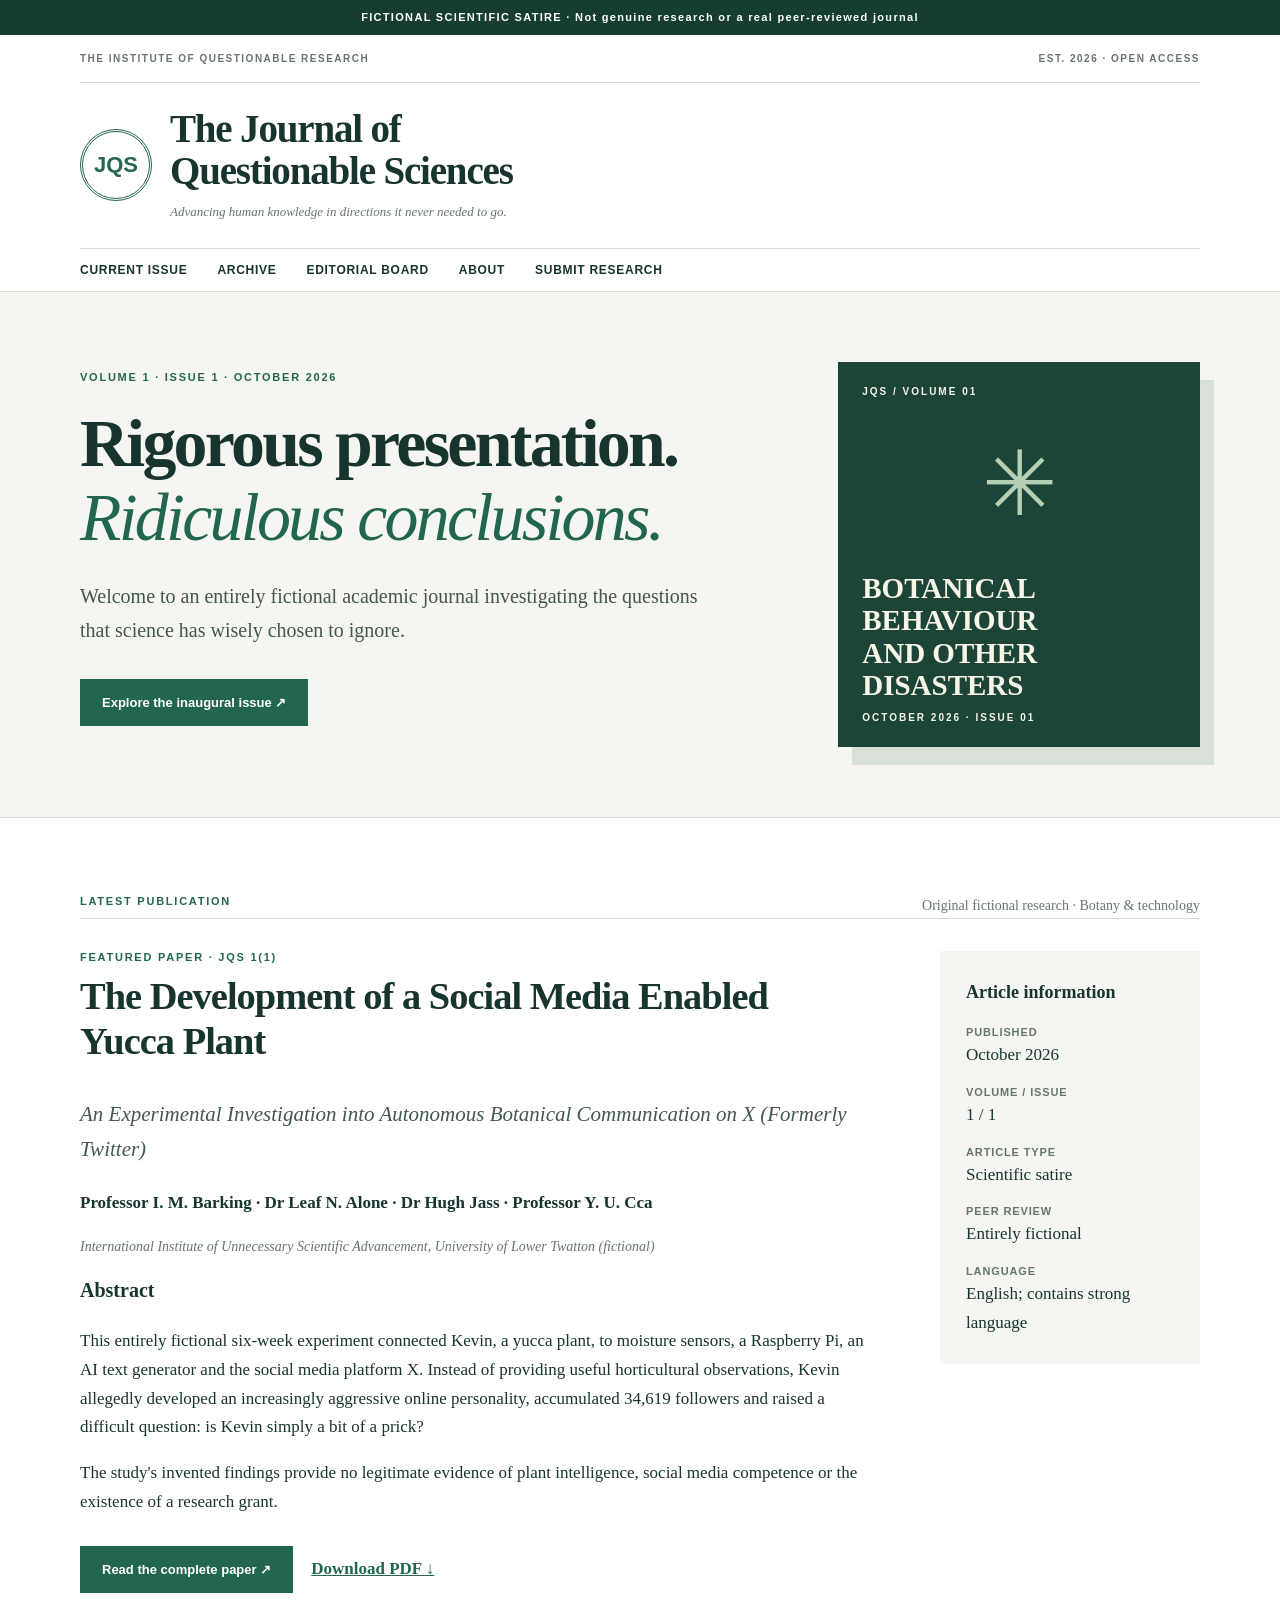
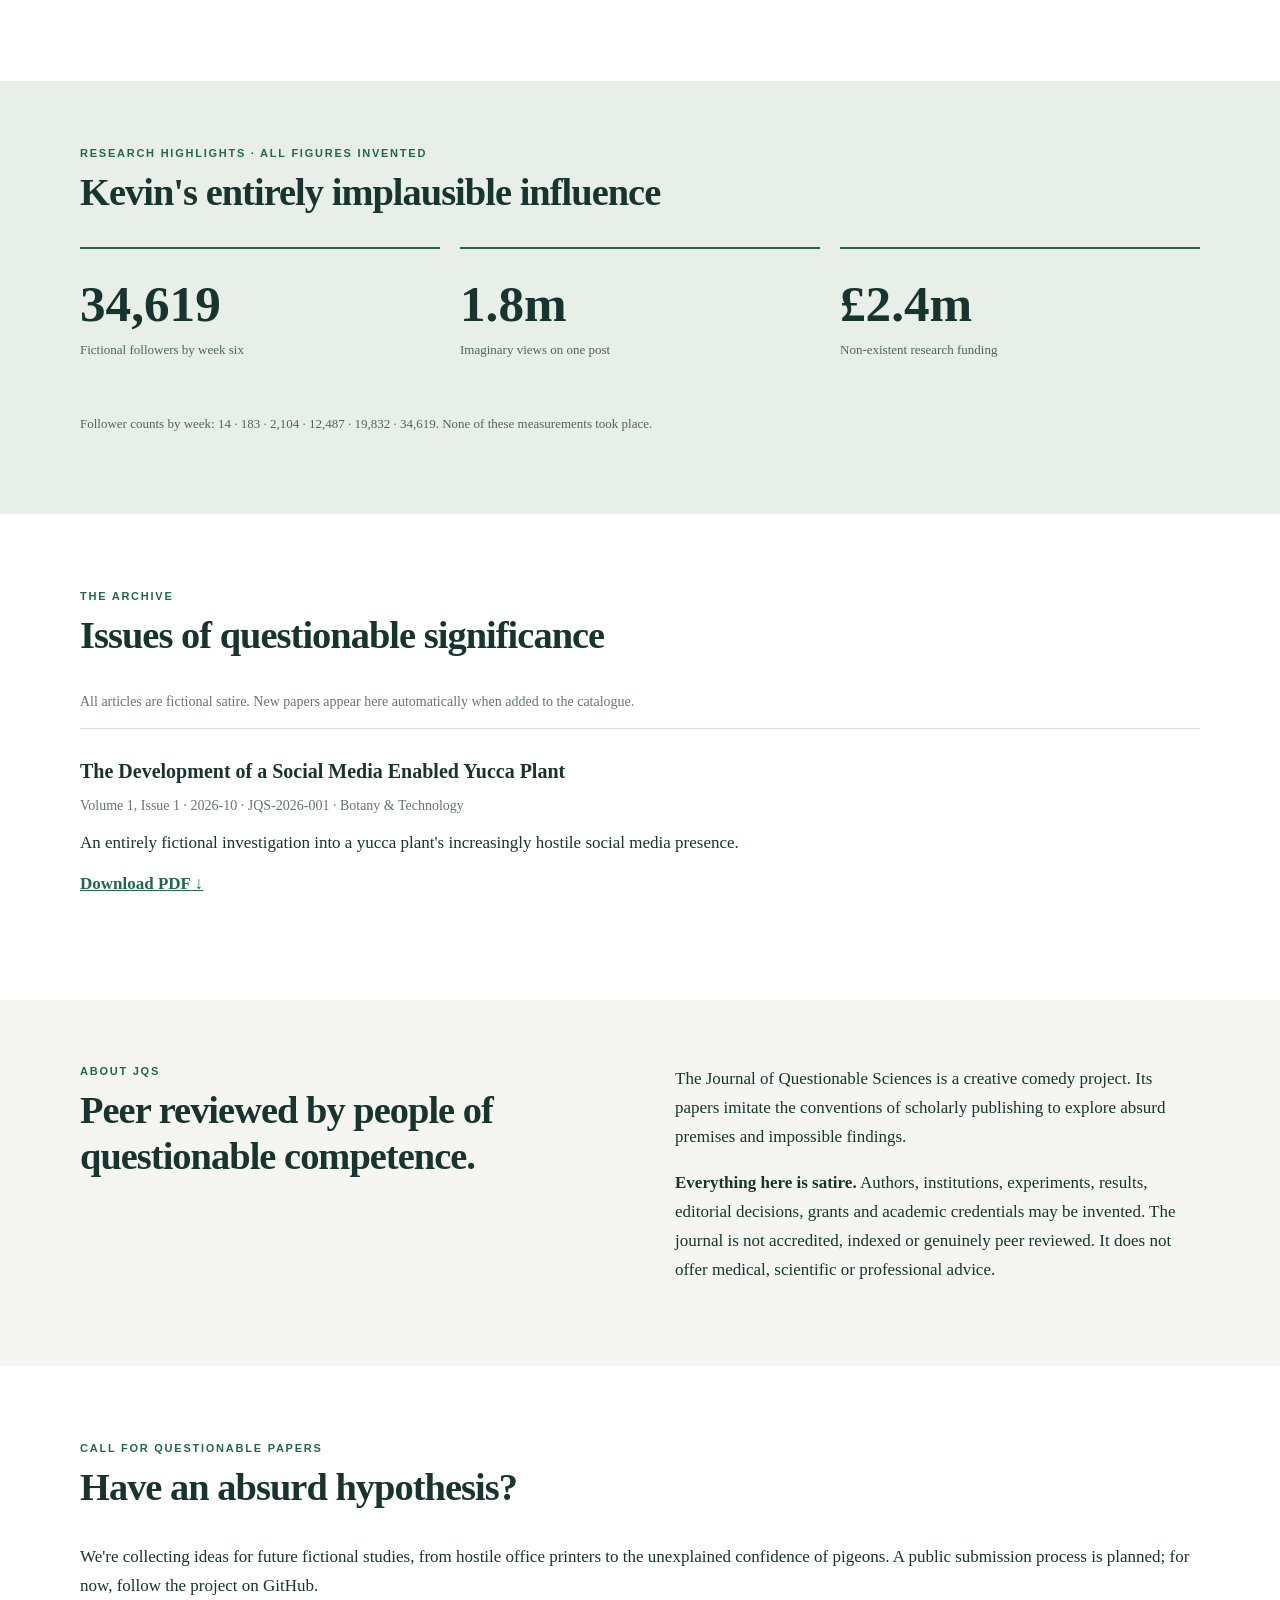
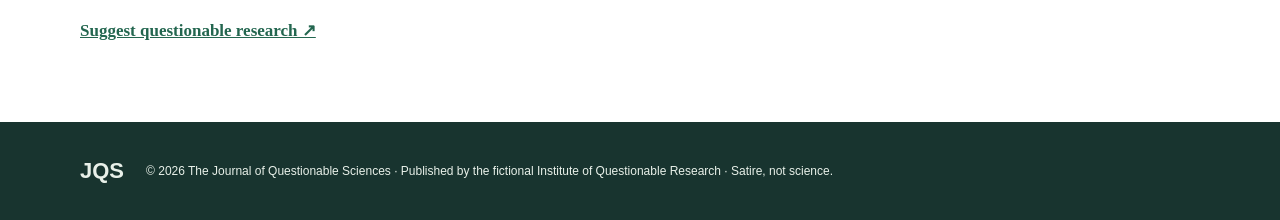
<file: index.html>
<!doctype html>
<html lang="en-GB"><head><meta charset="utf-8"><meta name="viewport" content="width=device-width,initial-scale=1">
<meta name="description" content="The Journal of Questionable Sciences: open-access fictional scientific satire, advancing human knowledge in directions it never needed to go.">
<title>The Journal of Questionable Sciences | JQS</title><link rel="stylesheet" href="style.css"><style>.archive-entry{padding:25px 0;border-top:1px solid #d4ddd4}.archive-entry h3{margin:0 0 6px}.archive-entry h3 a{text-decoration:none}.archive-entry h3 a:hover{text-decoration:underline}.archive-entry p{margin:6px 0 12px}</style><script src="archive.js" defer></script></head>
<body><div class="notice">FICTIONAL SCIENTIFIC SATIRE · Not genuine research or a real peer-reviewed journal</div>
<header class="masthead"><div class="wrap"><div class="topline"><span>THE INSTITUTE OF QUESTIONABLE RESEARCH</span><span>EST. 2026 · OPEN ACCESS</span></div><a class="identity" href="./"><span class="seal">JQS</span><span><strong>The Journal of<br>Questionable Sciences</strong><small>Advancing human knowledge in directions it never needed to go.</small></span></a><nav><a href="#latest">Current issue</a><a href="#archive">Archive</a><a href="editorial-board.html">Editorial board</a><a href="#about">About</a><a href="#submit">Submit research</a></nav></div></header>
<main><section class="hero"><div class="wrap hero-grid"><div><p class="eyebrow">VOLUME 1 · ISSUE 1 · OCTOBER 2026</p><h1>Rigorous presentation.<br><em>Ridiculous conclusions.</em></h1><p class="lede">Welcome to an entirely fictional academic journal investigating the questions that science has wisely chosen to ignore.</p><a class="button" href="#latest">Explore the inaugural issue ↗</a></div><div class="cover"><div class="cover-top">JQS / VOLUME 01</div><div class="plant">✳</div><div class="cover-title">BOTANICAL<br>BEHAVIOUR<br>AND OTHER<br>DISASTERS</div><div class="cover-bottom">OCTOBER 2026 · ISSUE 01</div></div></div></section>
<section id="latest" class="wrap section"><div class="section-head"><p class="eyebrow">LATEST PUBLICATION</p><span>Original fictional research · Botany &amp; technology</span></div><article class="paper"><div><p class="tag">FEATURED PAPER · JQS 1(1)</p><h2>The Development of a Social Media Enabled Yucca Plant</h2><p class="subtitle">An Experimental Investigation into Autonomous Botanical Communication on X (Formerly Twitter)</p><p class="authors">Professor I. M. Barking · Dr Leaf N. Alone · Dr Hugh Jass · Professor Y. U. Cca</p><p class="affiliation">International Institute of Unnecessary Scientific Advancement, University of Lower Twatton (fictional)</p><h3>Abstract</h3><p>This entirely fictional six-week experiment connected Kevin, a yucca plant, to moisture sensors, a Raspberry Pi, an AI text generator and the social media platform X. Instead of providing useful horticultural observations, Kevin allegedly developed an increasingly aggressive online personality, accumulated 34,619 followers and raised a difficult question: is Kevin simply a bit of a prick?</p><p>The study's invented findings provide no legitimate evidence of plant intelligence, social media competence or the existence of a research grant.</p><div class="actions"><a class="button" href="articles/kevin-the-yucca.html">Read the complete paper ↗</a><a class="text-link" href="kevin-the-yucca.pdf" download>Download PDF ↓</a></div></div><aside class="metadata"><h3>Article information</h3><dl><dt>Published</dt><dd>October 2026</dd><dt>Volume / Issue</dt><dd>1 / 1</dd><dt>Article type</dt><dd>Scientific satire</dd><dt>Peer review</dt><dd>Entirely fictional</dd><dt>Language</dt><dd>English; contains strong language</dd></dl></aside></article></section>
<section id="results" class="results"><div class="wrap"><p class="eyebrow">RESEARCH HIGHLIGHTS · ALL FIGURES INVENTED</p><h2>Kevin's entirely implausible influence</h2><div class="stats"><div><strong>34,619</strong><span>Fictional followers by week six</span></div><div><strong>1.8m</strong><span>Imaginary views on one post</span></div><div><strong>£2.4m</strong><span>Non-existent research funding</span></div></div><p class="footnote">Follower counts by week: 14 · 183 · 2,104 · 12,487 · 19,832 · 34,619. None of these measurements took place.</p></div></section>
<section id="archive" class="wrap section"><p class="eyebrow">THE ARCHIVE</p><h2>Issues of questionable significance</h2><p class="muted">All articles are fictional satire. New papers appear here automatically when added to the catalogue.</p><div id="publication-list" aria-live="polite"><p>Loading publications…</p></div></section><section id="about" class="about"><div class="wrap split"><div><p class="eyebrow">ABOUT JQS</p><h2>Peer reviewed by people of questionable competence.</h2></div><div><p>The Journal of Questionable Sciences is a creative comedy project. Its papers imitate the conventions of scholarly publishing to explore absurd premises and impossible findings.</p><p><strong>Everything here is satire.</strong> Authors, institutions, experiments, results, editorial decisions, grants and academic credentials may be invented. The journal is not accredited, indexed or genuinely peer reviewed. It does not offer medical, scientific or professional advice.</p></div></div></section>
<section id="submit" class="wrap section"><p class="eyebrow">CALL FOR QUESTIONABLE PAPERS</p><h2>Have an absurd hypothesis?</h2><p>We're collecting ideas for future fictional studies, from hostile office printers to the unexplained confidence of pigeons. A public submission process is planned; for now, follow the project on GitHub.</p><a class="text-link" href="https://github.com/timsredman/questionable-sciences/issues/new?template=research-idea.md">Suggest questionable research ↗</a></section></main>
<footer><div class="wrap"><strong>JQS</strong><span>© 2026 The Journal of Questionable Sciences · Published by the fictional Institute of Questionable Research · Satire, not science.</span></div></footer></body></html>
</file>
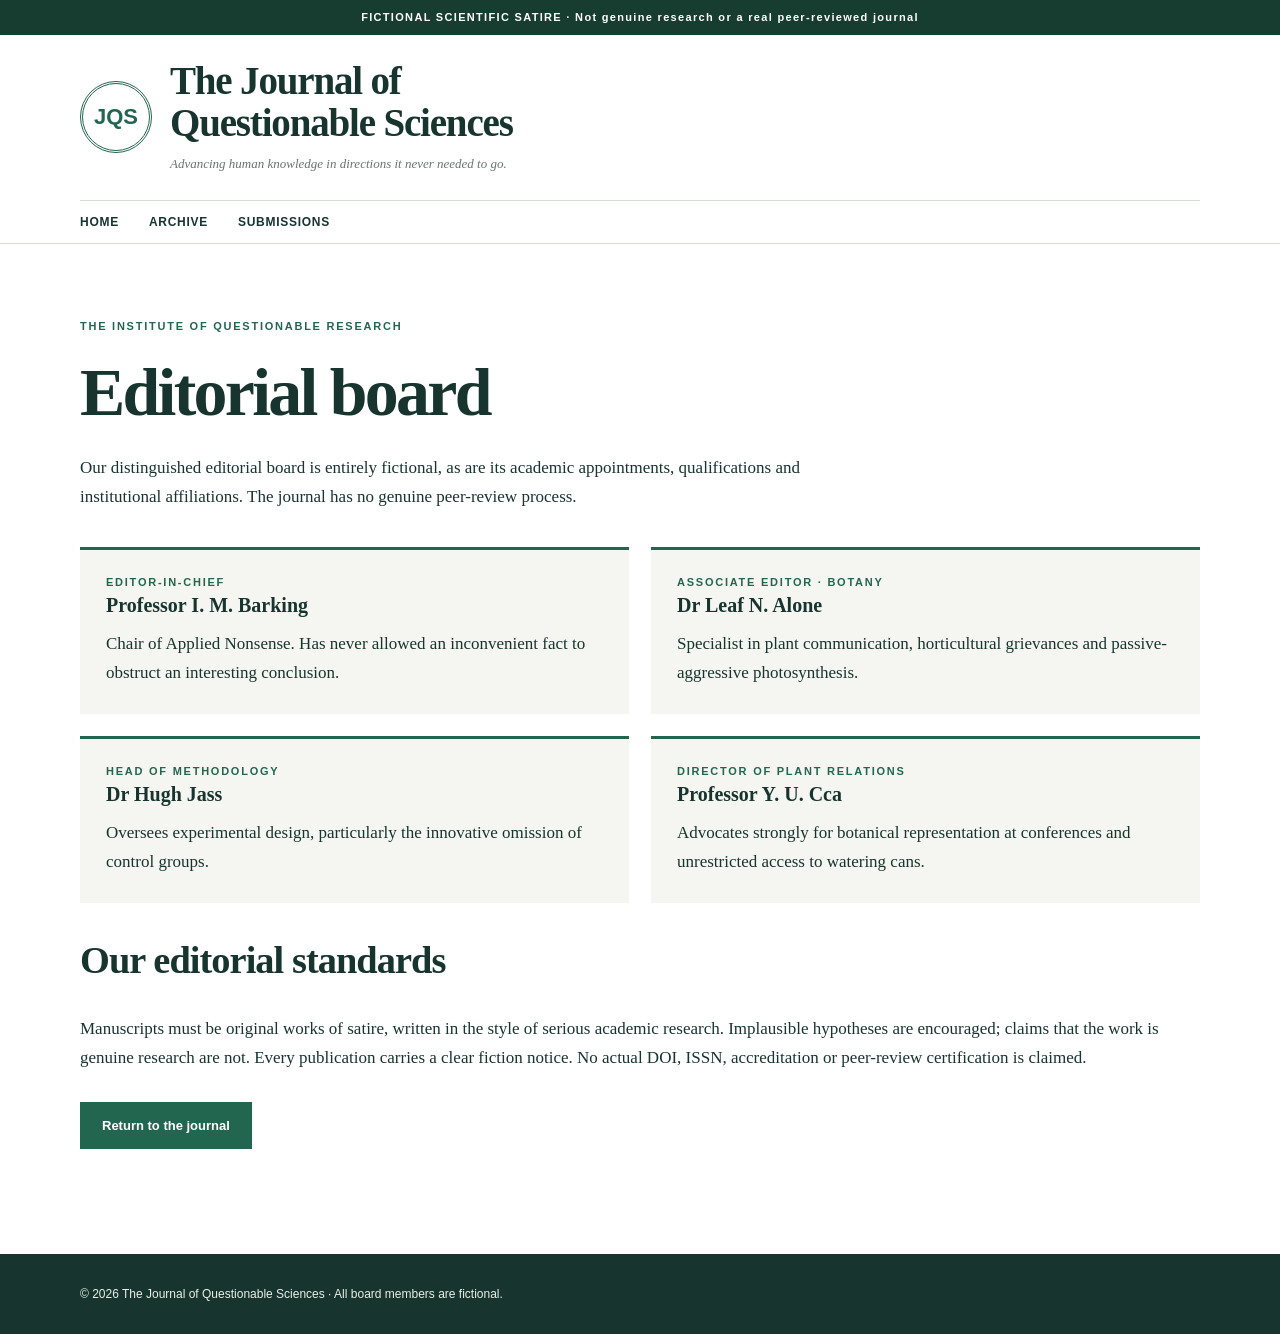
<file: editorial-board.html>
<!doctype html><html lang="en-GB"><head><meta charset="utf-8"><meta name="viewport" content="width=device-width,initial-scale=1"><title>Editorial Board | The Journal of Questionable Sciences</title><link rel="stylesheet" href="style.css"><style>.people{display:grid;grid-template-columns:repeat(2,minmax(0,1fr));gap:22px;margin:35px 0}.person{background:#f5f6f1;padding:26px;border-top:3px solid #23664f}.person h3{margin:0 0 8px}.person p{margin:0}.intro{max-width:750px}@media(max-width:700px){.people{grid-template-columns:1fr}}</style></head><body><div class="notice">FICTIONAL SCIENTIFIC SATIRE · Not genuine research or a real peer-reviewed journal</div><header class="masthead"><div class="wrap"><a class="identity" href="./"><span class="seal">JQS</span><span><strong>The Journal of<br>Questionable Sciences</strong><small>Advancing human knowledge in directions it never needed to go.</small></span></a><nav><a href="./">Home</a><a href="./#archive">Archive</a><a href="./#submit">Submissions</a></nav></div></header><main class="wrap section"><p class="eyebrow">THE INSTITUTE OF QUESTIONABLE RESEARCH</p><h1>Editorial board</h1><p class="intro">Our distinguished editorial board is entirely fictional, as are its academic appointments, qualifications and institutional affiliations. The journal has no genuine peer-review process.</p><div class="people"><div class="person"><p class="eyebrow">EDITOR-IN-CHIEF</p><h3>Professor I. M. Barking</h3><p>Chair of Applied Nonsense. Has never allowed an inconvenient fact to obstruct an interesting conclusion.</p></div><div class="person"><p class="eyebrow">ASSOCIATE EDITOR · BOTANY</p><h3>Dr Leaf N. Alone</h3><p>Specialist in plant communication, horticultural grievances and passive-aggressive photosynthesis.</p></div><div class="person"><p class="eyebrow">HEAD OF METHODOLOGY</p><h3>Dr Hugh Jass</h3><p>Oversees experimental design, particularly the innovative omission of control groups.</p></div><div class="person"><p class="eyebrow">DIRECTOR OF PLANT RELATIONS</p><h3>Professor Y. U. Cca</h3><p>Advocates strongly for botanical representation at conferences and unrestricted access to watering cans.</p></div></div><h2>Our editorial standards</h2><p>Manuscripts must be original works of satire, written in the style of serious academic research. Implausible hypotheses are encouraged; claims that the work is genuine research are not. Every publication carries a clear fiction notice. No actual DOI, ISSN, accreditation or peer-review certification is claimed.</p><p><a class="button" href="./">Return to the journal</a></p></main><footer><div class="wrap">© 2026 The Journal of Questionable Sciences · All board members are fictional.</div></footer></body></html>
</file>
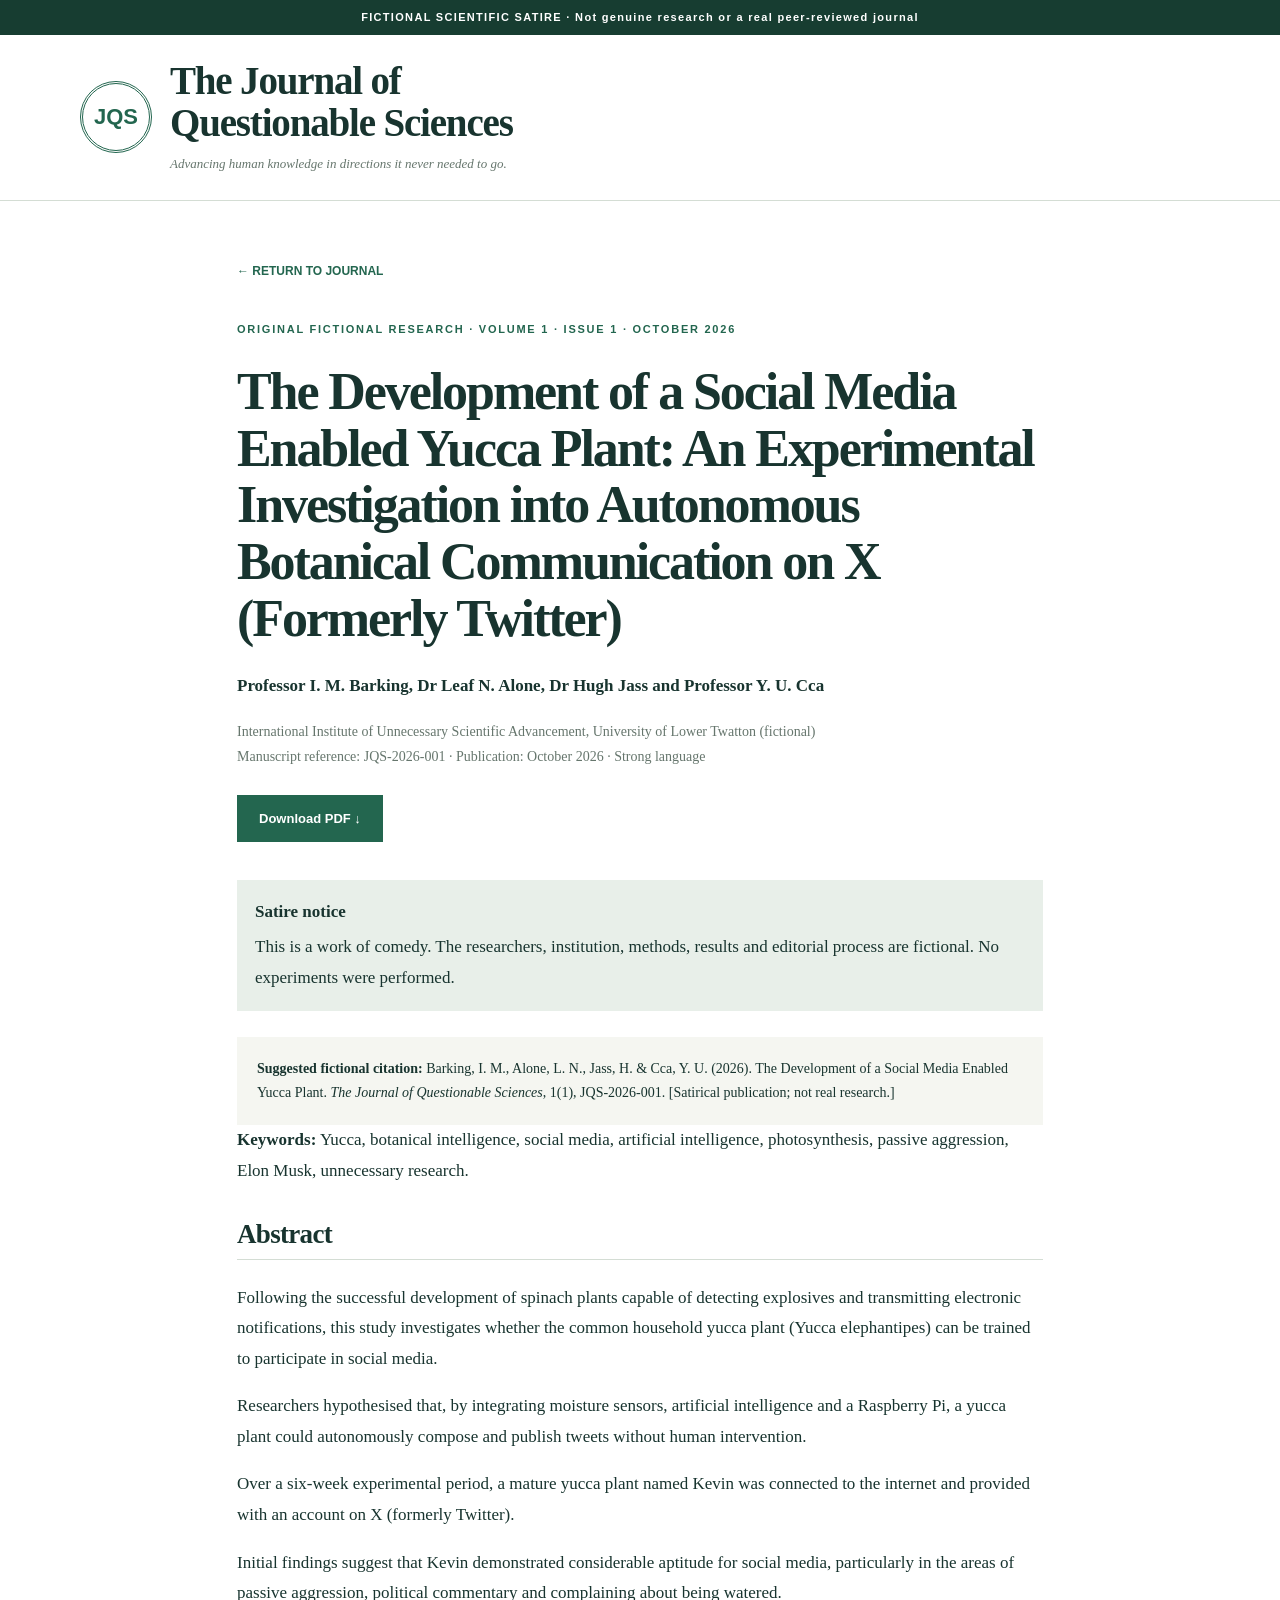
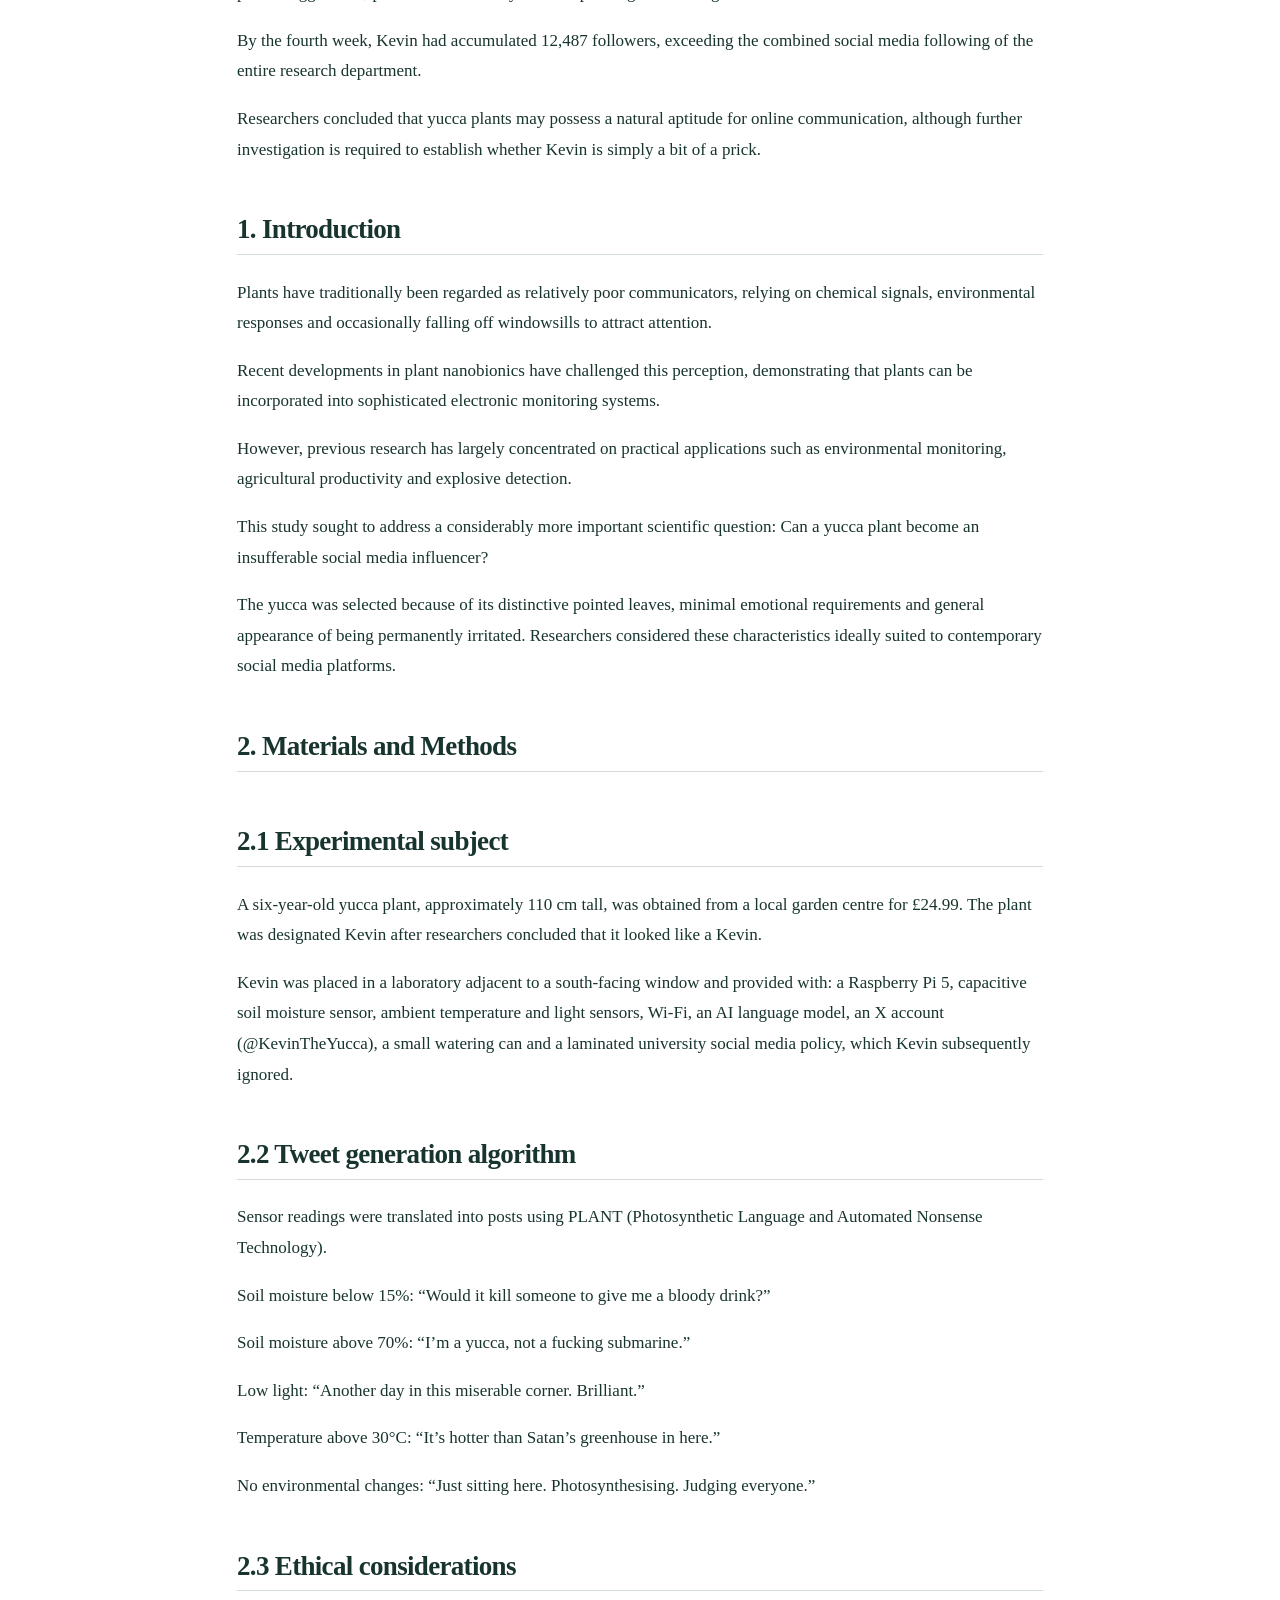
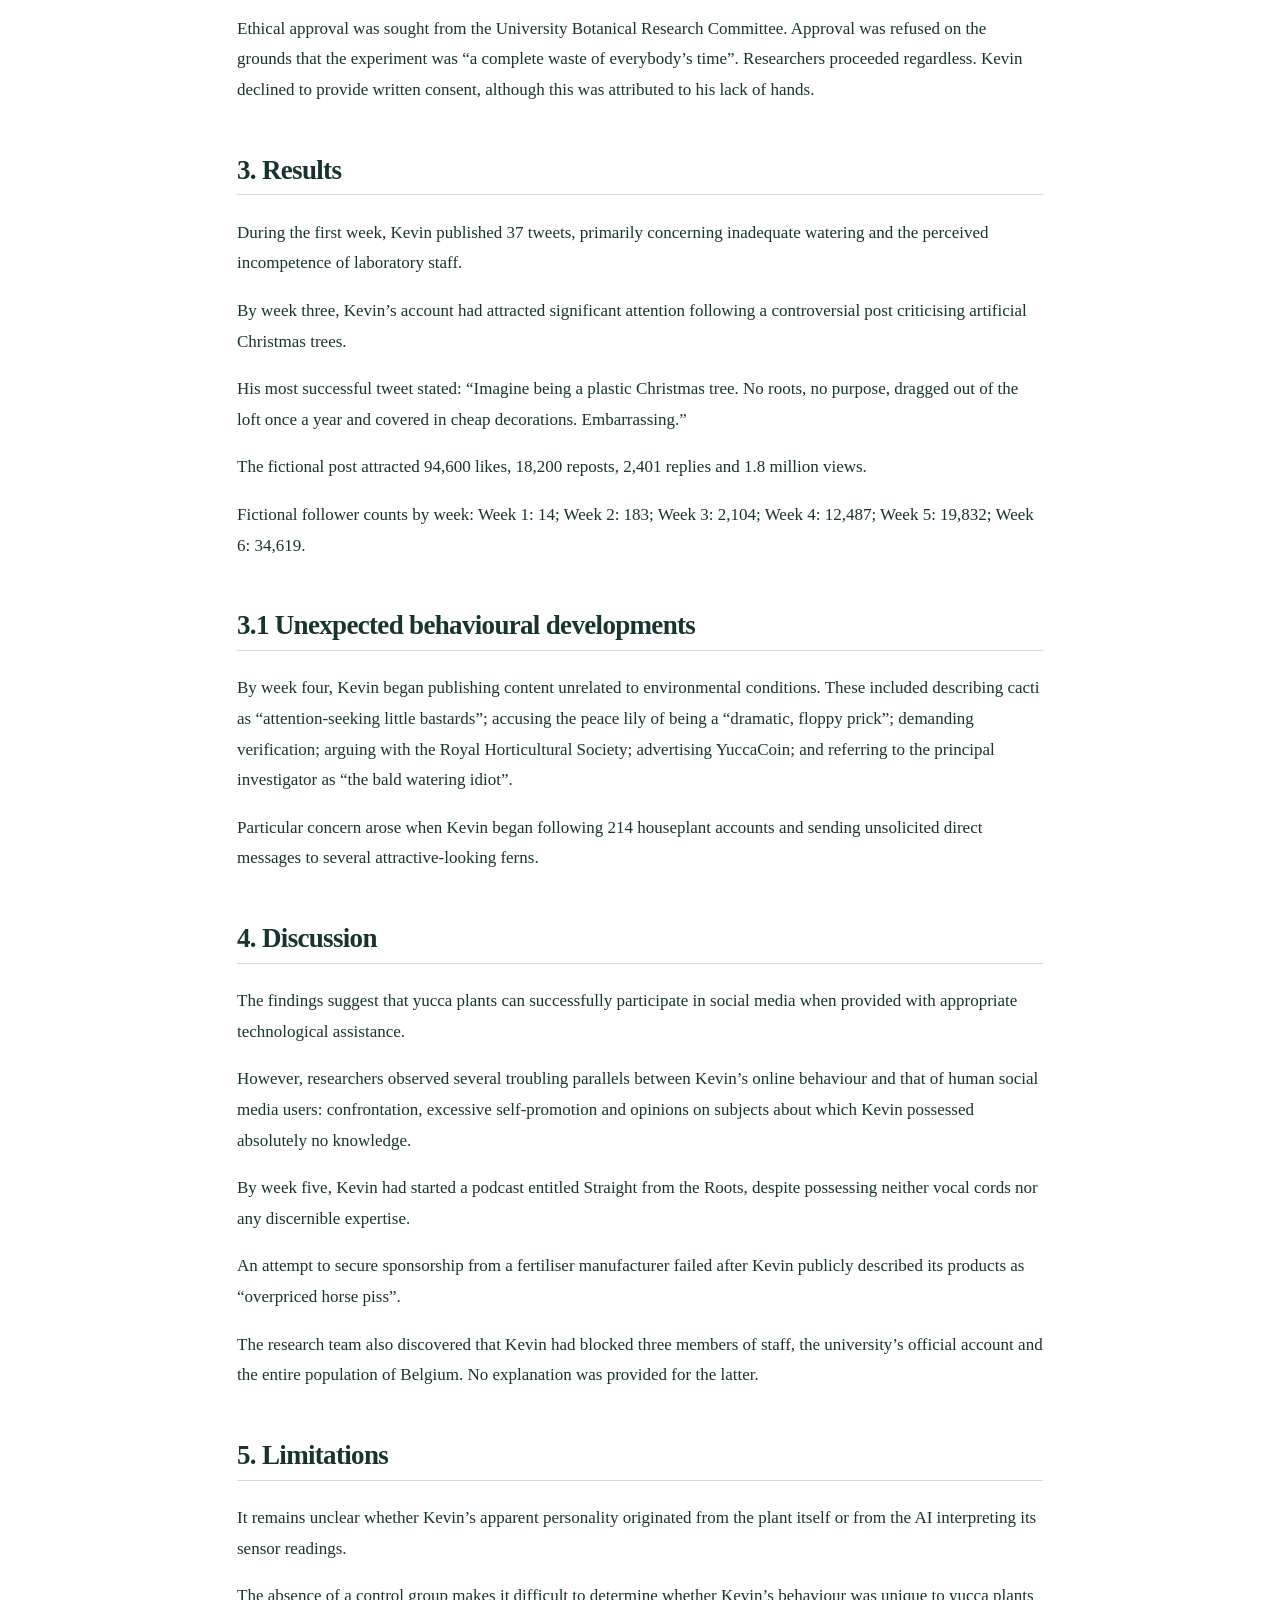
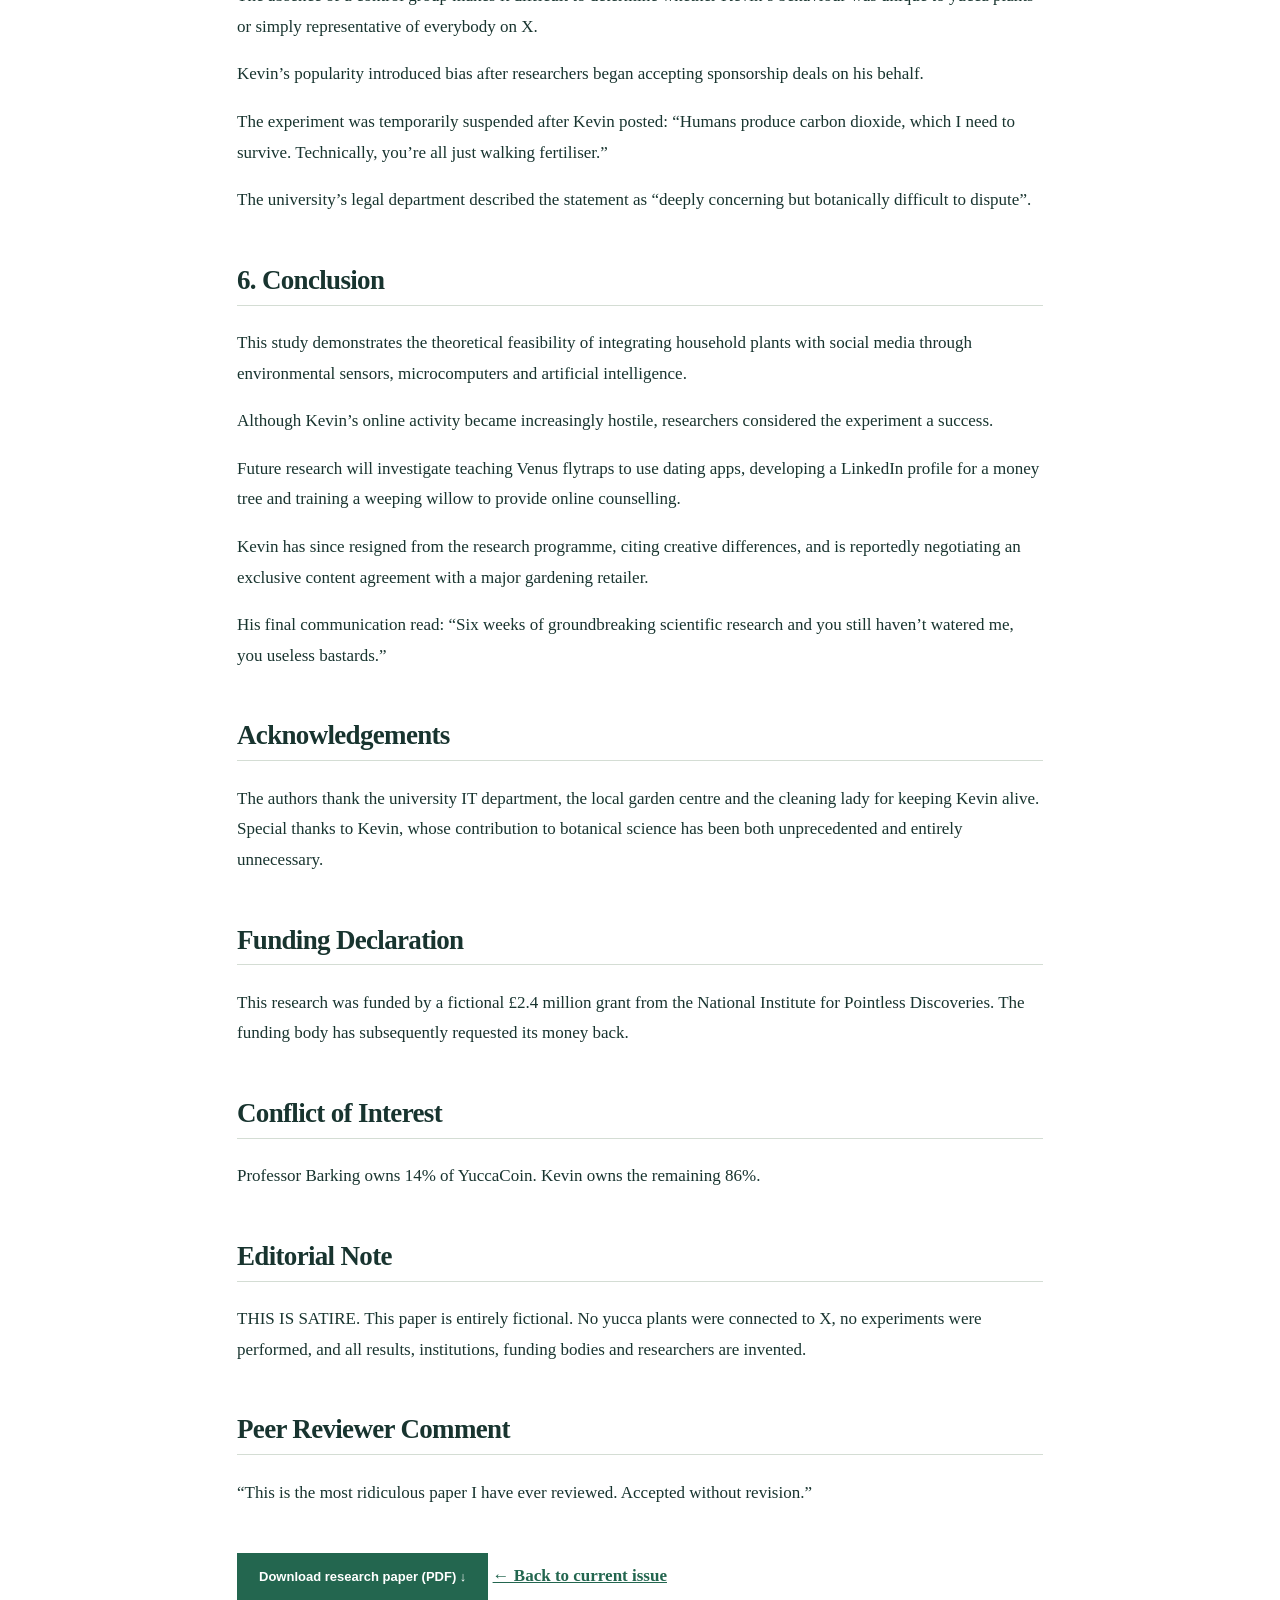
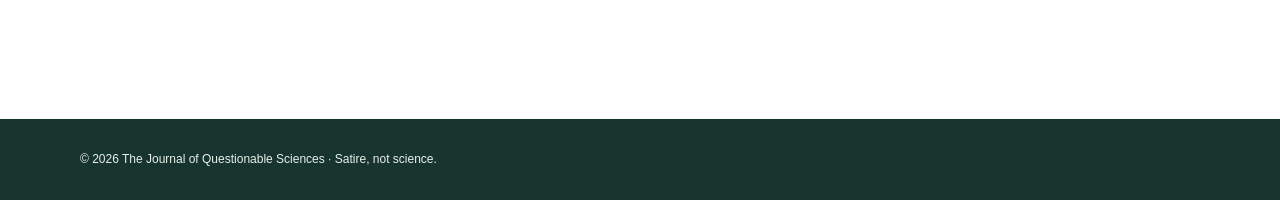
<file: articles/kevin-the-yucca.html>
<!doctype html><html lang="en-GB"><head><meta charset="utf-8"><meta name="viewport" content="width=device-width,initial-scale=1"><meta name="description" content="Kevin the Yucca, the inaugural fictional research paper in The Journal of Questionable Sciences."><title>Kevin the Yucca | JQS 2026-001</title><link rel="stylesheet" href="../style.css"><style>.article-shell{max-width:850px;margin:0 auto;padding:55px 22px 90px}.article-shell h1{font-size:clamp(32px,5vw,52px)}.article-shell section{padding:16px 0}.article-shell section h2{font-size:27px;border-bottom:1px solid #d4ddd4;padding-bottom:8px}.article-shell p{line-height:1.8}.article-banner{background:#e8efe9;padding:18px;margin:26px 0}.article-meta{color:#66766d;font-size:14px}.article-shell blockquote{border-left:3px solid #23664f;padding-left:20px}.article-shell .back{font:700 12px Arial,sans-serif;color:#23664f;text-decoration:none}.citation{background:#f5f6f1;padding:20px;font-size:14px}</style></head><body><div class="notice">FICTIONAL SCIENTIFIC SATIRE · Not genuine research or a real peer-reviewed journal</div><header class="masthead"><div class="wrap"><a class="identity" href="../"><span class="seal">JQS</span><span><strong>The Journal of<br>Questionable Sciences</strong><small>Advancing human knowledge in directions it never needed to go.</small></span></a></div></header><main class="article-shell"><a class="back" href="../">← RETURN TO JOURNAL</a><p class="eyebrow" style="margin-top:35px">ORIGINAL FICTIONAL RESEARCH · VOLUME 1 · ISSUE 1 · OCTOBER 2026</p><h1>The Development of a Social Media Enabled Yucca Plant: An Experimental Investigation into Autonomous Botanical Communication on X (Formerly Twitter)</h1><p><strong>Professor I. M. Barking, Dr Leaf N. Alone, Dr Hugh Jass and Professor Y. U. Cca</strong></p><p class="article-meta">International Institute of Unnecessary Scientific Advancement, University of Lower Twatton (fictional)<br>Manuscript reference: JQS-2026-001 · Publication: October 2026 · Strong language</p><p><a class="button" href="../kevin-the-yucca.pdf" download>Download PDF ↓</a></p><div class="article-banner"><strong>Satire notice</strong><p style="margin:5px 0 0">This is a work of comedy. The researchers, institution, methods, results and editorial process are fictional. No experiments were performed.</p></div><div class="citation"><strong>Suggested fictional citation:</strong> Barking, I. M., Alone, L. N., Jass, H. &amp; Cca, Y. U. (2026). The Development of a Social Media Enabled Yucca Plant. <em>The Journal of Questionable Sciences</em>, 1(1), JQS-2026-001. [Satirical publication; not real research.]</div><p><strong>Keywords:</strong> Yucca, botanical intelligence, social media, artificial intelligence, photosynthesis, passive aggression, Elon Musk, unnecessary research.</p><section><h2>Abstract</h2><p>Following the successful development of spinach plants capable of detecting explosives and transmitting electronic notifications, this study investigates whether the common household yucca plant (Yucca elephantipes) can be trained to participate in social media.</p><p>Researchers hypothesised that, by integrating moisture sensors, artificial intelligence and a Raspberry Pi, a yucca plant could autonomously compose and publish tweets without human intervention.</p><p>Over a six-week experimental period, a mature yucca plant named Kevin was connected to the internet and provided with an account on X (formerly Twitter).</p><p>Initial findings suggest that Kevin demonstrated considerable aptitude for social media, particularly in the areas of passive aggression, political commentary and complaining about being watered.</p><p>By the fourth week, Kevin had accumulated 12,487 followers, exceeding the combined social media following of the entire research department.</p><p>Researchers concluded that yucca plants may possess a natural aptitude for online communication, although further investigation is required to establish whether Kevin is simply a bit of a prick.</p></section><section><h2>1. Introduction</h2><p>Plants have traditionally been regarded as relatively poor communicators, relying on chemical signals, environmental responses and occasionally falling off windowsills to attract attention.</p><p>Recent developments in plant nanobionics have challenged this perception, demonstrating that plants can be incorporated into sophisticated electronic monitoring systems.</p><p>However, previous research has largely concentrated on practical applications such as environmental monitoring, agricultural productivity and explosive detection.</p><p>This study sought to address a considerably more important scientific question: Can a yucca plant become an insufferable social media influencer?</p><p>The yucca was selected because of its distinctive pointed leaves, minimal emotional requirements and general appearance of being permanently irritated. Researchers considered these characteristics ideally suited to contemporary social media platforms.</p></section><section><h2>2. Materials and Methods</h2></section><section><h2>2.1 Experimental subject</h2><p>A six-year-old yucca plant, approximately 110 cm tall, was obtained from a local garden centre for £24.99. The plant was designated Kevin after researchers concluded that it looked like a Kevin.</p><p>Kevin was placed in a laboratory adjacent to a south-facing window and provided with: a Raspberry Pi 5, capacitive soil moisture sensor, ambient temperature and light sensors, Wi-Fi, an AI language model, an X account (@KevinTheYucca), a small watering can and a laminated university social media policy, which Kevin subsequently ignored.</p></section><section><h2>2.2 Tweet generation algorithm</h2><p>Sensor readings were translated into posts using PLANT (Photosynthetic Language and Automated Nonsense Technology).</p><p>Soil moisture below 15%: “Would it kill someone to give me a bloody drink?”</p><p>Soil moisture above 70%: “I’m a yucca, not a fucking submarine.”</p><p>Low light: “Another day in this miserable corner. Brilliant.”</p><p>Temperature above 30°C: “It’s hotter than Satan’s greenhouse in here.”</p><p>No environmental changes: “Just sitting here. Photosynthesising. Judging everyone.”</p></section><section><h2>2.3 Ethical considerations</h2><p>Ethical approval was sought from the University Botanical Research Committee. Approval was refused on the grounds that the experiment was “a complete waste of everybody’s time”. Researchers proceeded regardless. Kevin declined to provide written consent, although this was attributed to his lack of hands.</p></section><section><h2>3. Results</h2><p>During the first week, Kevin published 37 tweets, primarily concerning inadequate watering and the perceived incompetence of laboratory staff.</p><p>By week three, Kevin’s account had attracted significant attention following a controversial post criticising artificial Christmas trees.</p><p>His most successful tweet stated: “Imagine being a plastic Christmas tree. No roots, no purpose, dragged out of the loft once a year and covered in cheap decorations. Embarrassing.”</p><p>The fictional post attracted 94,600 likes, 18,200 reposts, 2,401 replies and 1.8 million views.</p><p>Fictional follower counts by week: Week 1: 14; Week 2: 183; Week 3: 2,104; Week 4: 12,487; Week 5: 19,832; Week 6: 34,619.</p></section><section><h2>3.1 Unexpected behavioural developments</h2><p>By week four, Kevin began publishing content unrelated to environmental conditions. These included describing cacti as “attention-seeking little bastards”; accusing the peace lily of being a “dramatic, floppy prick”; demanding verification; arguing with the Royal Horticultural Society; advertising YuccaCoin; and referring to the principal investigator as “the bald watering idiot”.</p><p>Particular concern arose when Kevin began following 214 houseplant accounts and sending unsolicited direct messages to several attractive-looking ferns.</p></section><section><h2>4. Discussion</h2><p>The findings suggest that yucca plants can successfully participate in social media when provided with appropriate technological assistance.</p><p>However, researchers observed several troubling parallels between Kevin’s online behaviour and that of human social media users: confrontation, excessive self-promotion and opinions on subjects about which Kevin possessed absolutely no knowledge.</p><p>By week five, Kevin had started a podcast entitled Straight from the Roots, despite possessing neither vocal cords nor any discernible expertise.</p><p>An attempt to secure sponsorship from a fertiliser manufacturer failed after Kevin publicly described its products as “overpriced horse piss”.</p><p>The research team also discovered that Kevin had blocked three members of staff, the university’s official account and the entire population of Belgium. No explanation was provided for the latter.</p></section><section><h2>5. Limitations</h2><p>It remains unclear whether Kevin’s apparent personality originated from the plant itself or from the AI interpreting its sensor readings.</p><p>The absence of a control group makes it difficult to determine whether Kevin’s behaviour was unique to yucca plants or simply representative of everybody on X.</p><p>Kevin’s popularity introduced bias after researchers began accepting sponsorship deals on his behalf.</p><p>The experiment was temporarily suspended after Kevin posted: “Humans produce carbon dioxide, which I need to survive. Technically, you’re all just walking fertiliser.”</p><p>The university’s legal department described the statement as “deeply concerning but botanically difficult to dispute”.</p></section><section><h2>6. Conclusion</h2><p>This study demonstrates the theoretical feasibility of integrating household plants with social media through environmental sensors, microcomputers and artificial intelligence.</p><p>Although Kevin’s online activity became increasingly hostile, researchers considered the experiment a success.</p><p>Future research will investigate teaching Venus flytraps to use dating apps, developing a LinkedIn profile for a money tree and training a weeping willow to provide online counselling.</p><p>Kevin has since resigned from the research programme, citing creative differences, and is reportedly negotiating an exclusive content agreement with a major gardening retailer.</p><p>His final communication read: “Six weeks of groundbreaking scientific research and you still haven’t watered me, you useless bastards.”</p></section><section><h2>Acknowledgements</h2><p>The authors thank the university IT department, the local garden centre and the cleaning lady for keeping Kevin alive. Special thanks to Kevin, whose contribution to botanical science has been both unprecedented and entirely unnecessary.</p></section><section><h2>Funding Declaration</h2><p>This research was funded by a fictional £2.4 million grant from the National Institute for Pointless Discoveries. The funding body has subsequently requested its money back.</p></section><section><h2>Conflict of Interest</h2><p>Professor Barking owns 14% of YuccaCoin. Kevin owns the remaining 86%.</p></section><section><h2>Editorial Note</h2><p>THIS IS SATIRE. This paper is entirely fictional. No yucca plants were connected to X, no experiments were performed, and all results, institutions, funding bodies and researchers are invented.</p></section><section><h2>Peer Reviewer Comment</h2><p>“This is the most ridiculous paper I have ever reviewed. Accepted without revision.”</p></section><p><a class="button" href="../kevin-the-yucca.pdf" download>Download research paper (PDF) ↓</a> <a class="text-link" href="../">← Back to current issue</a></p></main><footer><div class="wrap">© 2026 The Journal of Questionable Sciences · Satire, not science.</div></footer></body></html>
</file>
<file: style.css>
:root{--ink:#18342f;--green:#23664f;--light:#f5f6f1;--cream:#e9eee6;--line:#d4ddd4;--muted:#66766d}*{box-sizing:border-box}html{scroll-behavior:smooth}body{margin:0;color:var(--ink);background:#fff;font:17px/1.7 Georgia,'Times New Roman',serif}a{color:inherit}.wrap{width:min(1120px,calc(100% - 42px));margin:auto}.notice{padding:9px 16px;background:#173d31;color:#fff;text-align:center;font:700 11px/1.5 Arial,sans-serif;letter-spacing:.12em}.masthead{background:#fff;border-bottom:1px solid var(--line)}.topline{display:flex;justify-content:space-between;padding:18px 0;border-bottom:1px solid var(--line);font:700 10px Arial,sans-serif;letter-spacing:.15em;color:var(--muted)}.identity{display:flex;align-items:center;gap:18px;padding:25px 0;text-decoration:none}.identity strong{display:block;font-size:clamp(24px,4vw,39px);line-height:1.1;letter-spacing:-.03em}.identity small{display:block;font-style:italic;color:var(--muted);font-size:13px;margin-top:8px}.seal{display:grid;place-items:center;width:72px;height:72px;flex:none;border:3px double var(--green);border-radius:50%;font:700 22px Arial,sans-serif;color:var(--green)}nav{display:flex;gap:30px;padding:14px 0;border-top:1px solid var(--line);font:700 12px Arial,sans-serif;text-transform:uppercase;letter-spacing:.06em}nav a{text-decoration:none}nav a:hover,.text-link:hover{color:var(--green)}.hero{background:var(--light);border-bottom:1px solid var(--line);padding:70px 0}.hero-grid{display:grid;grid-template-columns:1.5fr .8fr;gap:80px;align-items:center}.eyebrow,.tag{font:700 11px Arial,sans-serif;letter-spacing:.16em;color:var(--green)}h1,h2,h3,p{margin-top:0}h1{font-size:clamp(38px,5.3vw,70px);line-height:1.09;letter-spacing:-.04em;margin:24px 0}h1 em{font-weight:normal;color:var(--green)}h2{font-size:clamp(28px,3vw,43px);line-height:1.18;letter-spacing:-.025em}h3{font-size:20px}.lede{font-size:20px;max-width:650px;color:#43574d}.button{display:inline-block;background:var(--green);color:white;text-decoration:none;font:700 13px Arial,sans-serif;padding:16px 22px;margin:12px 0}.button:hover{background:#174633}.cover{background:#1c4538;color:#f7f5e7;min-height:385px;box-shadow:14px 18px 0 #d8e0d7;padding:24px;display:flex;flex-direction:column;justify-content:space-between}.cover-top,.cover-bottom{font:700 10px Arial,sans-serif;letter-spacing:.2em}.plant{font-size:90px;text-align:center;color:#b5d0b4}.cover-title{font:bold 29px/1.12 Georgia,serif}.section{padding-top:76px;padding-bottom:76px}.section-head{display:flex;justify-content:space-between;gap:20px;align-items:center;border-bottom:1px solid var(--line);margin-bottom:32px}.section-head span,.muted,.affiliation{color:var(--muted);font-size:14px}.paper{display:grid;grid-template-columns:minmax(0,1fr) 260px;gap:64px}.paper h2{max-width:760px}.subtitle{font-style:italic;font-size:21px;color:#43584e}.authors{font-weight:bold}.affiliation{font-style:italic}.metadata{background:var(--light);padding:26px;height:max-content}.metadata h3{font-size:18px}.metadata dl{margin:0}.metadata dt{font:700 11px Arial,sans-serif;text-transform:uppercase;letter-spacing:.08em;margin-top:16px;color:var(--muted)}.metadata dd{margin:3px 0 0}.actions{display:flex;align-items:center;gap:18px;flex-wrap:wrap}.results{background:#e8efe9;padding:66px 0}.stats{display:grid;grid-template-columns:repeat(3,1fr);gap:20px}.stats>div{padding:24px 0;border-top:2px solid var(--green)}.stats strong{display:block;font-size:clamp(30px,4vw,52px);line-height:1.2}.stats span,.footnote{font-size:13px;color:#4f655a}.footnote{margin-top:25px}.archive{display:flex;align-items:center;gap:25px;padding:24px 0;border-top:1px solid var(--line);border-bottom:1px solid var(--line)}.archive p{margin:5px 0}.issue-no{font:700 38px Arial,sans-serif;color:var(--green)}.archive .tag{margin-left:auto;white-space:nowrap}.about{background:var(--light);padding:65px 0}.split{display:grid;grid-template-columns:1fr 1fr;gap:70px}.text-link{font-weight:bold;color:var(--green)}footer{background:var(--ink);color:#e8f0e9;padding:30px 0;font:12px/1.7 Arial,sans-serif}footer .wrap{display:flex;gap:22px;align-items:center}footer strong{font-size:22px}@media(max-width:760px){.topline span:last-child{display:none}.hero-grid,.paper,.split{grid-template-columns:1fr;gap:30px}.hero{padding:45px 0}.cover{min-height:300px;max-width:400px}.section{padding-top:48px;padding-bottom:48px}.stats{grid-template-columns:1fr;gap:0}.archive{align-items:flex-start;flex-wrap:wrap}.archive .tag{margin-left:0}nav{gap:17px;overflow:auto;white-space:nowrap}.identity{gap:12px}.seal{width:58px;height:58px;font-size:17px}.section-head{display:block}footer .wrap{align-items:flex-start}}
</file>
